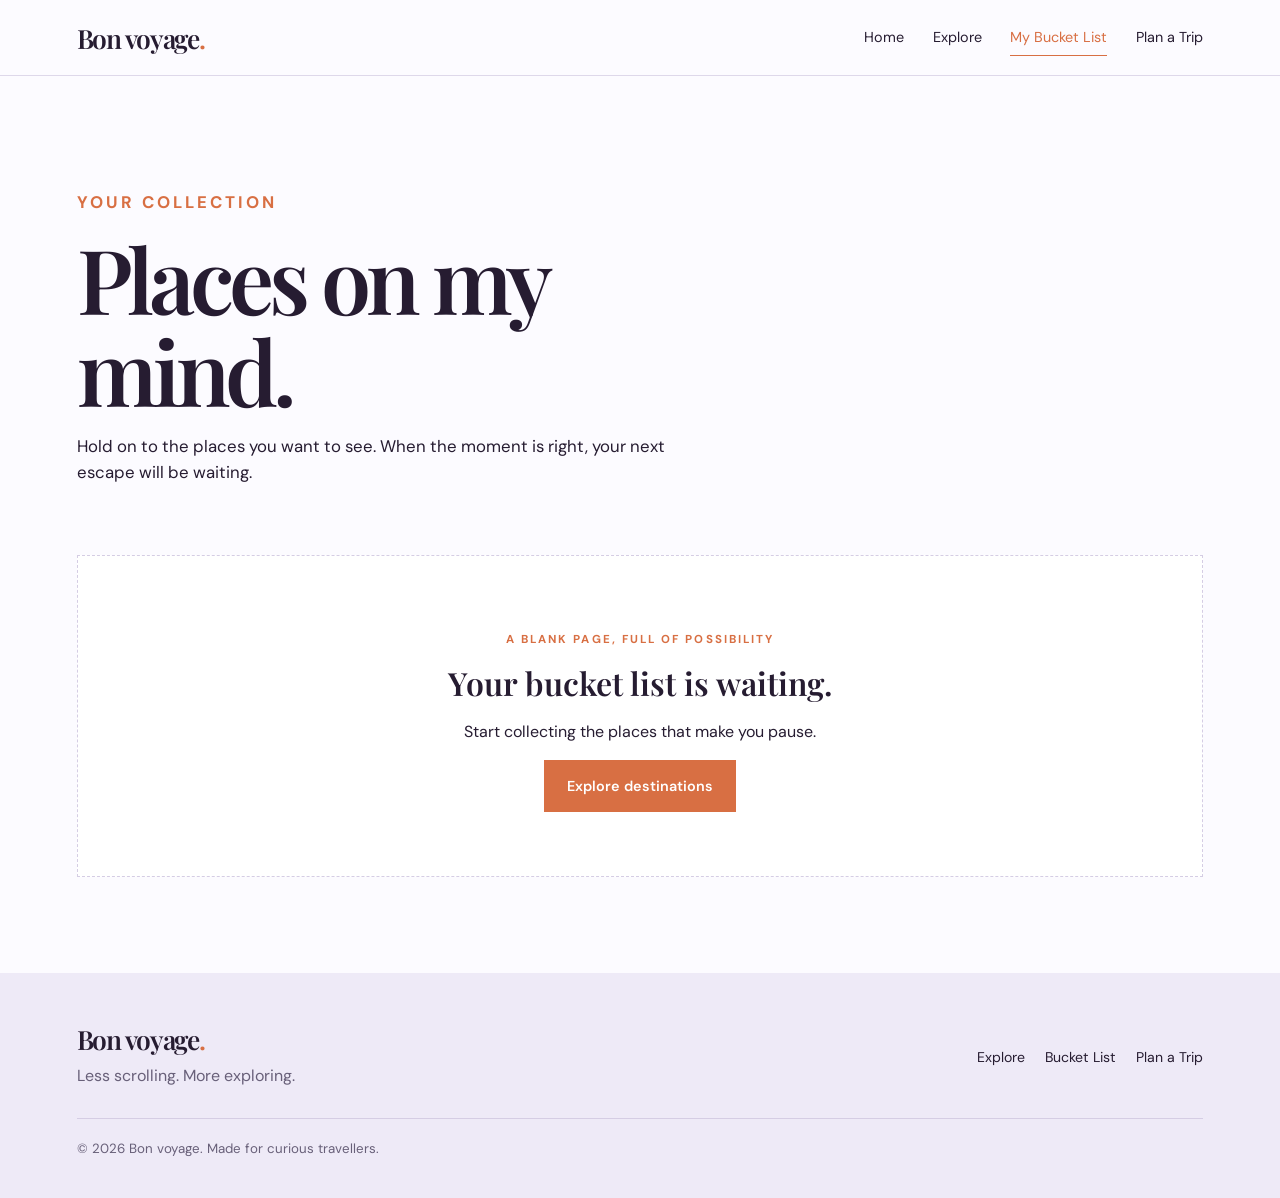
<file: bucketlist.html>
<!DOCTYPE html>
<html lang="en">

<head>
    <!-- Defines the character encoding -->
    <meta charset="UTF-8">

    <!-- Makes the website responsive on phones, tablets, and computers -->
    <meta name="viewport" content="width=device-width, initial-scale=1.0">

    <!-- Describes the page for search engines -->
    <meta name="description" content="Your saved travel destinations on Bon voyage">

    <!-- Sets the title displayed on the browser tab -->
    <title>My Bucket List | Bon voyage</title>

    <!-- Connects this HTML page to its CSS stylesheet -->
    <link rel="stylesheet" href="css/styles.css">
</head>

<body data-page="bucket">

    <!-- Header: usually contains the logo and navigation menu -->
    <header class="site-header" data-header></header>

    <!-- Main: contains the primary content of the page -->
    <main>

        <!-- Introduction section for the bucket list page -->
        <section class="page-intro">

            <!-- Small introductory label -->
            <p class="eyebrow accent">Your collection</p>

            <!-- Main heading of the page -->
            <h1>Places on my mind.</h1>

            <!-- Short description of the bucket list -->
            <p>
                Hold on to the places you want to see.
                When the moment is right, your next escape
                will be waiting.
            </p>

        </section>

        <!-- Section that displays the saved destinations -->
        <section class="section" style="padding-top: 1rem">

            <!-- JavaScript will insert the bucket list content here -->
            <div id="bucket-content"></div>

        </section>

    </main>

    <!-- Footer: usually contains copyright and other links -->
    <footer class="site-footer" data-footer></footer>

    <!-- Loads the travel destination data -->
    <script src="js/data.js"></script>

    <!-- Loads shared website functionality -->
    <script src="js/common.js"></script>

    <!-- Loads the bucket list functionality -->
    <script src="js/bucketlist.js"></script>

</body>
</html>
</file>
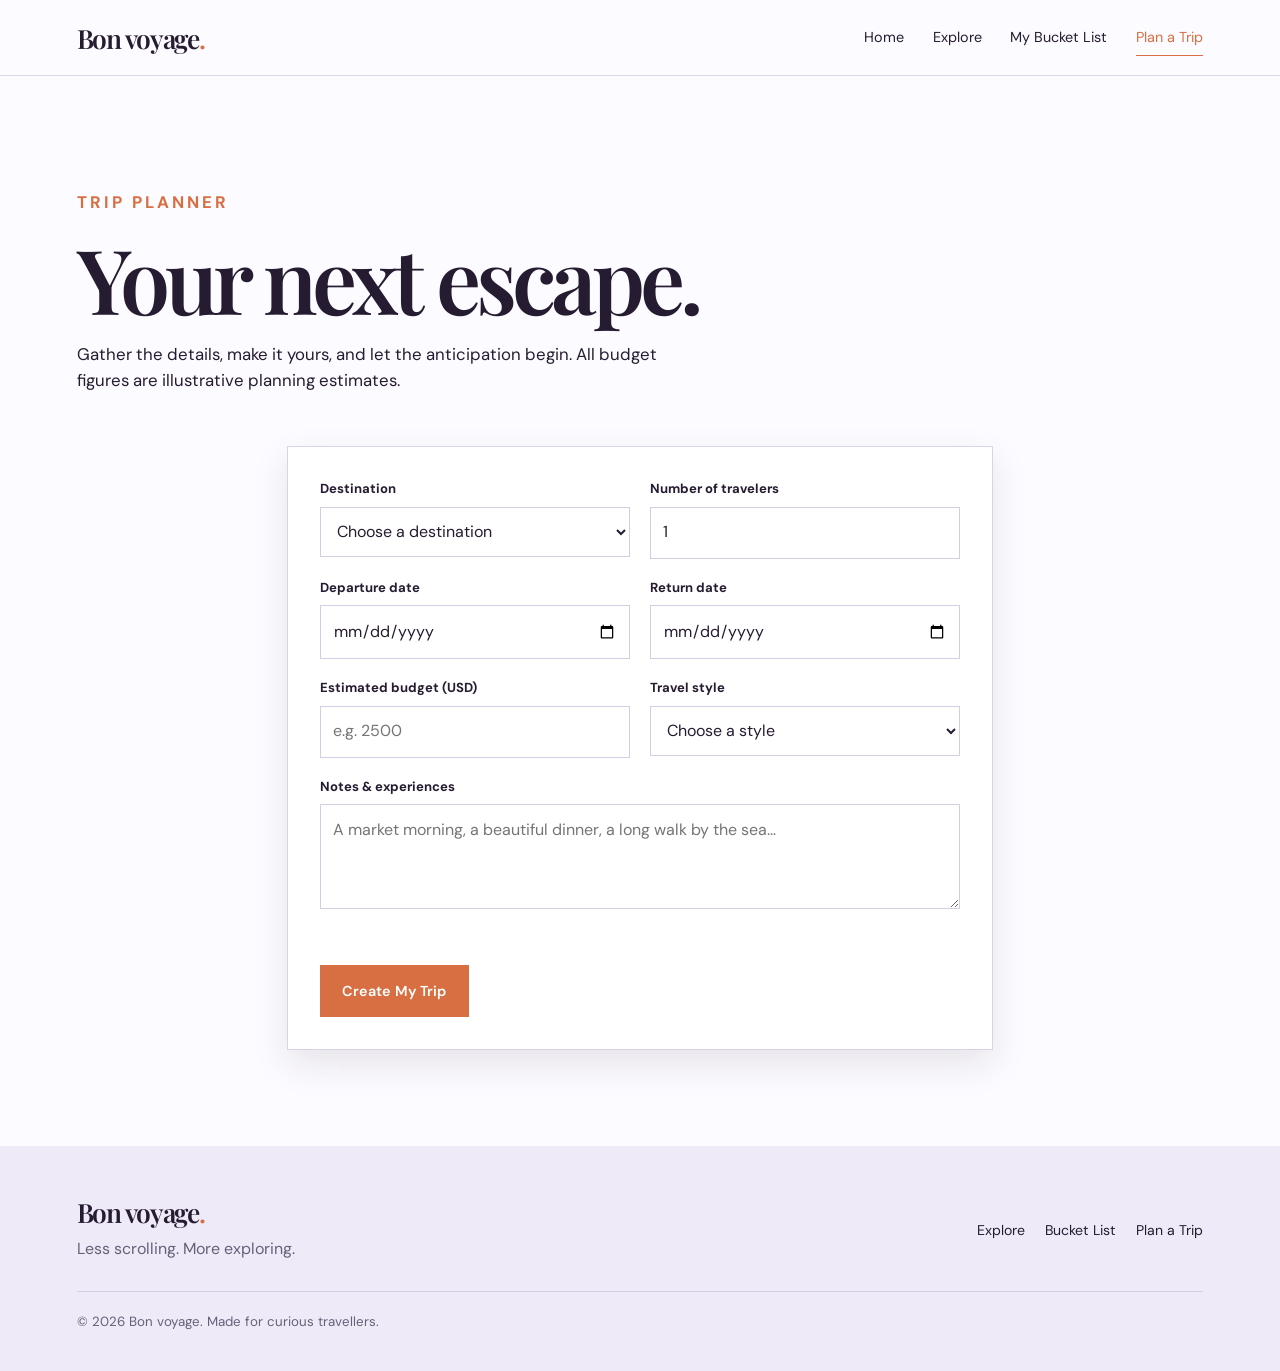
<file: plan.html>
<!DOCTYPE html>
<html lang="en">
<head>
    <meta charset="utf-8">
    <meta name="viewport" content="width=device-width, initial-scale=1">
    <meta name="description" content="Build a simple personal trip plan with Bon voyage">

    <title>Plan a Trip | Bon voyage</title>

    <link rel="stylesheet" href="css/styles.css">
</head>
<body data-page="plan">

    <header class="site-header" data-header></header>

    <main>
        <section class="page-intro">
            <p class="eyebrow accent">Trip planner</p>

            <h1>Your next escape.</h1>

            <p>
                Gather the details, make it yours, and let the anticipation begin.
                All budget figures are illustrative planning estimates.
            </p>
        </section>

        <section class="planner">
            <form id="trip-form" class="form-card" novalidate>
                <div class="form-grid">
                    <div class="field">
                        <label for="trip-destination">Destination</label>

                        <select id="trip-destination" required>
                            <option value="">Choose a destination</option>
                        </select>
                    </div>

                    <div class="field">
                        <label for="travelers">Number of travelers</label>

                        <input
                            id="travelers"
                            type="number"
                            min="1"
                            value="1"
                            required
                        >
                    </div>

                    <div class="field">
                        <label for="departure">Departure date</label>

                        <input
                            id="departure"
                            type="date"
                            required
                        >
                    </div>

                    <div class="field">
                        <label for="return">Return date</label>

                        <input
                            id="return"
                            type="date"
                            required
                        >
                    </div>

                    <div class="field">
                        <label for="budget">Estimated budget (USD)</label>

                        <input
                            id="budget"
                            type="number"
                            min="1"
                            placeholder="e.g. 2500"
                            required
                        >
                    </div>

                    <div class="field">
                        <label for="style">Travel style</label>

                        <select id="style" required>
                            <option value="">Choose a style</option>
                            <option>Budget</option>
                            <option>Comfort</option>
                            <option>Luxury</option>
                        </select>
                    </div>

                    <div class="field full">
                        <label for="notes">Notes & experiences</label>

                        <textarea
                            id="notes"
                            placeholder="A market morning, a beautiful dinner, a long walk by the sea…"
                        ></textarea>
                    </div>
                </div>

                <p
                    id="form-message"
                    class="form-message"
                    aria-live="polite"
                ></p>

                <button class="button" type="submit">
                    Create My Trip
                </button>
            </form>

            <section
                id="trip-summary"
                class="trip-summary"
                hidden
                aria-live="polite"
            ></section>
        </section>
    </main>

    <footer class="site-footer" data-footer></footer>

    <script src="js/data.js"></script>
    <script src="js/common.js"></script>
    <script src="js/plan.js"></script>

</body>
</html>
</file>
<file: css/styles.css>
@import url('https://fonts.googleapis.com/css2?family=DM+Sans:wght@400;500;600;700&family=Playfair+Display:wght@500;600;700&display=swap');
:root{--ivory:#fcfbff;--beige:#eeeaf7;--mocha:#7664b7;--espresso:#261c31;--burgundy:#d86f43;--white:#fff;--taupe:#d5cde4;--serif:'Playfair Display',Georgia,serif;--sans:'DM Sans',Arial,sans-serif;--shadow:0 14px 34px rgba(38,28,49,.10)}
*{box-sizing:border-box}html{scroll-behavior:smooth}body{margin:0;background:var(--ivory);color:var(--espresso);font-family:var(--sans);line-height:1.55}a{color:inherit;text-decoration:none}button,input,select,textarea{font:inherit}button{cursor:pointer}button:focus-visible,a:focus-visible,input:focus-visible,select:focus-visible,textarea:focus-visible{outline:3px solid var(--burgundy);outline-offset:3px}.site-header{min-height:76px;display:flex;align-items:center;justify-content:space-between;padding:0 6vw;background:rgba(252,251,255,.94);border-bottom:1px solid rgba(213,205,228,.76);position:relative;z-index:3}.brand{font:600 1.65rem var(--serif);letter-spacing:-.05em}.brand span,.accent{color:var(--burgundy)}nav{display:flex;gap:1.8rem;font-size:.9rem}nav a{padding:.4rem 0;border-bottom:1px solid transparent}nav a:hover,nav .active{color:var(--burgundy);border-color:var(--burgundy)}.menu-toggle{display:none;border:0;background:none;font-size:1.35rem}.hero{min-height:660px;display:grid;place-items:center;text-align:center;padding:4rem 6vw;color:white;background:linear-gradient(90deg,rgba(49,26,72,.57),rgba(38,28,49,.22)),url('https://images.unsplash.com/photo-1507525428034-b723cf961d3e?auto=format&fit=crop&w=2200&q=90') center/cover}.eyebrow{text-transform:uppercase;letter-spacing:.18em;font-size:.72rem;font-weight:700}.hero h1,.page-intro h1,.editorial h2,.cta h2{font:600 clamp(3rem,7vw,6.5rem)/1.03 var(--serif);letter-spacing:-.055em;margin:.45rem auto 1rem}.hero p{max-width:610px;font-size:1.08rem}.button{display:inline-block;padding:.85rem 1.35rem;background:var(--burgundy);color:white;border:1px solid var(--burgundy);font-weight:600;font-size:.9rem;transition:.2s}.button:hover{background:#b95834;transform:translateY(-2px)}.button.secondary{background:transparent;color:var(--espresso);border-color:var(--espresso)}.button.secondary:hover{background:var(--espresso);color:white}.hero .button{margin-top:1.2rem}.hero-search,.search-row{margin:2.1rem auto 0;display:flex;background:white;color:var(--espresso);max-width:560px;padding:5px;border-radius:2px}.hero-search input,.search-row input{border:0;padding:.72rem .9rem;flex:1;min-width:0}.hero-search button,.search-row button{border:0;padding:.65rem 1rem;background:var(--espresso);color:white}.section{padding:6rem 6vw}.section-heading{display:flex;justify-content:space-between;align-items:end;gap:2rem;margin-bottom:2rem}.section-heading h2{font:600 clamp(2.25rem,4vw,3.5rem)/1.1 var(--serif);margin:0}.muted{color:#686079}.card-grid{display:grid;grid-template-columns:repeat(4,1fr);gap:1.25rem}.destination-card{background:var(--white);border:1px solid rgba(213,205,228,.75);transition:.25s;overflow:hidden;position:relative}.destination-card:hover{box-shadow:var(--shadow);transform:translateY(-4px)}.destination-card img{width:100%;height:265px;object-fit:cover;display:block}.card-copy{padding:1.1rem}.card-copy h3{font:600 1.35rem var(--serif);margin:0}.country,.category{font-size:.78rem;color:var(--mocha);text-transform:uppercase;letter-spacing:.1em}.card-copy p{font-size:.9rem;margin:.55rem 0 0}.card-actions{display:flex;justify-content:space-between;align-items:center;margin-top:1rem}.text-button{background:none;border:0;padding:0;color:var(--burgundy);font-size:.84rem;font-weight:700}.favorite{position:absolute;right:.8rem;top:.8rem;width:39px;height:39px;border-radius:50%;border:0;background:rgba(255,255,255,.92);font-size:1.12rem;color:var(--burgundy)}.favorite.saved{background:var(--burgundy);color:white}.editorial{background:var(--beige);display:grid;grid-template-columns:1fr 1fr;min-height:510px}.editorial-image{background-color:#e6deef;background-image:url('https://images.unsplash.com/photo-1470770841072-f978cf4d019e?auto=format&fit=crop&w=1300&q=85');background-position:center;background-size:cover}.editorial-copy{padding:12% 13%;display:flex;flex-direction:column;justify-content:center}.editorial h2,.cta h2{font-size:clamp(2.7rem,5vw,4.5rem)}.cta{text-align:center;padding:7rem 8%;background:var(--espresso);color:var(--ivory)}.site-footer{padding:3rem 6vw 2rem;background:var(--beige);display:grid;grid-template-columns:1fr auto;gap:1rem}.site-footer p,.site-footer small{color:#686079;margin:.4rem 0}.footer-links{display:flex;gap:1.25rem;align-items:center;font-size:.88rem}.site-footer small{grid-column:1/-1;border-top:1px solid var(--taupe);padding-top:1.3rem}.page-intro{padding:6rem 6vw 2.3rem;max-width:840px}.page-intro h1{font-size:clamp(3.2rem,7vw,6rem)}.page-intro p{max-width:610px;font-size:1.05rem}.explore-tools{padding:0 6vw 3rem}.search-row{max-width:none;border:1px solid var(--taupe);margin:0}.filters{display:flex;gap:.65rem;flex-wrap:wrap;margin-top:1.2rem}.filter{border:1px solid var(--taupe);background:transparent;padding:.55rem .85rem;font-size:.84rem}.filter.active,.filter:hover{background:var(--espresso);color:white;border-color:var(--espresso)}.explore-grid,.bucket-grid{grid-template-columns:repeat(3,1fr)}.modal{position:fixed;inset:0;background:rgba(38,28,49,.70);z-index:10;display:grid;place-items:center;padding:1rem}.modal[hidden]{display:none}.modal-card{background:var(--ivory);max-width:700px;max-height:90vh;overflow:auto;position:relative}.modal-card img{width:100%;height:280px;object-fit:cover}.modal-copy{padding:1.7rem}.modal-copy h2{font:600 2.5rem var(--serif);margin:.25rem 0}.modal-close{position:absolute;right:1rem;top:1rem;border:0;border-radius:50%;background:white;width:38px;height:38px;font-size:1.3rem}.empty{text-align:center;padding:4rem 1rem;background:var(--white);border:1px dashed var(--taupe);grid-column:1/-1}.empty h2{font:600 2rem var(--serif);margin:.4rem}.progress{height:8px;background:var(--beige);margin:1rem 0 2.5rem}.progress span{display:block;height:100%;background:var(--burgundy);transition:width .25s}.visited-toggle{padding:.5rem .7rem;background:var(--beige);border:0;font-size:.8rem}.visited-toggle.visited{background:var(--espresso);color:white}.planner{max-width:860px;margin:0 auto 6rem;padding:0 6vw}.form-card,.trip-summary{background:white;border:1px solid rgba(213,205,228,.88);padding:2rem;box-shadow:var(--shadow)}.form-grid{display:grid;grid-template-columns:1fr 1fr;gap:1.2rem}.field{display:flex;flex-direction:column;gap:.45rem}.field.full{grid-column:1/-1}.field label{font-size:.82rem;font-weight:700}.field input,.field select,.field textarea{padding:.78rem;border:1px solid var(--taupe);background:#fff;color:var(--espresso)}.field textarea{min-height:105px;resize:vertical}.form-message{min-height:1.5rem;color:var(--burgundy);font-size:.86rem;margin:1rem 0}.success{color:var(--mocha)}.trip-summary{margin-top:1.5rem}.trip-summary h2{font:600 2rem var(--serif);margin:0}.summary-grid{display:grid;grid-template-columns:repeat(2,1fr);gap:.8rem 2rem;margin:1.2rem 0}.summary-grid div{border-bottom:1px solid var(--beige);padding-bottom:.5rem}.summary-grid strong{display:block;font-size:.74rem;text-transform:uppercase;letter-spacing:.1em;color:var(--mocha)}
.stay-recommendations{margin:1.6rem 0 1.35rem;padding-top:1.3rem;border-top:1px solid var(--taupe)}.stay-recommendations h3{font:600 1.5rem var(--serif);margin:.25rem 0}.stay-note{font-size:.83rem;color:#686079;margin:.45rem 0 1rem}.stay-list{display:grid;gap:.55rem}.stay-option{display:flex;align-items:center;justify-content:space-between;gap:1rem;padding:.8rem .9rem;background:var(--beige);border-left:3px solid var(--mocha);font-size:.85rem}.stay-option strong,.stay-option small{display:block}.stay-option small{margin-top:.08rem;color:#686079;font-size:.74rem}.stay-option span{font-size:.75rem;font-weight:700;text-align:right;color:var(--espresso)}.stay-option.best-fit{background:#e4def2;border-left-color:var(--burgundy)}.stay-option em{font:700 .68rem var(--sans);font-style:normal;text-transform:uppercase;letter-spacing:.08em;color:var(--burgundy)}.stay-option{display:grid;grid-template-columns:68px 1fr auto}.stay-image{width:68px;height:58px;object-fit:cover}.activities{margin:1.5rem 0;padding:1.1rem 1.2rem;background:var(--beige)}.activities ul{margin:.6rem 0 0;padding-left:1.15rem;display:grid;gap:.35rem}.activities li{font-size:.9rem}.activities li::marker{color:var(--burgundy)}.stay-option{grid-template-columns:125px 1fr auto;min-height:110px}.stay-image{width:125px;height:110px}.activity-grid{display:grid;grid-template-columns:repeat(2,1fr);gap:.8rem;margin-top:.75rem}.activity-card{overflow:hidden;background:var(--white);border:1px solid var(--taupe)}.activity-card img{display:block;width:100%;height:135px;object-fit:cover}.activity-card p{margin:0;padding:.7rem .75rem;font-size:.84rem;font-weight:600;line-height:1.35}@media(max-width:800px){.card-grid{grid-template-columns:repeat(2,1fr)}.explore-grid,.bucket-grid{grid-template-columns:repeat(2,1fr)}.editorial{grid-template-columns:1fr}.editorial-image{min-height:340px}.site-header{padding:0 5vw}.menu-toggle{display:block}nav{display:none;position:absolute;top:76px;left:0;right:0;background:var(--ivory);padding:1rem 5vw;flex-direction:column;gap:.8rem;border-bottom:1px solid var(--taupe)}nav.open{display:flex}.hero{min-height:590px}.section,.page-intro{padding-left:5vw;padding-right:5vw}.site-footer{padding-left:5vw;padding-right:5vw}}
@media(max-width:540px){.card-grid,.explore-grid,.bucket-grid{grid-template-columns:1fr}.section-heading{display:block}.section-heading a{display:inline-block;margin-top:.8rem}.hero h1{font-size:3.4rem}.hero-search{margin-top:1.5rem}.editorial-copy{padding:3.5rem 8%}.site-footer{grid-template-columns:1fr}.footer-links{align-items:flex-start;flex-direction:column;gap:.4rem}.form-grid,.summary-grid{grid-template-columns:1fr}.form-card{padding:1.25rem}.page-intro{padding-top:4rem}.destination-card img{height:245px}}
</file>
